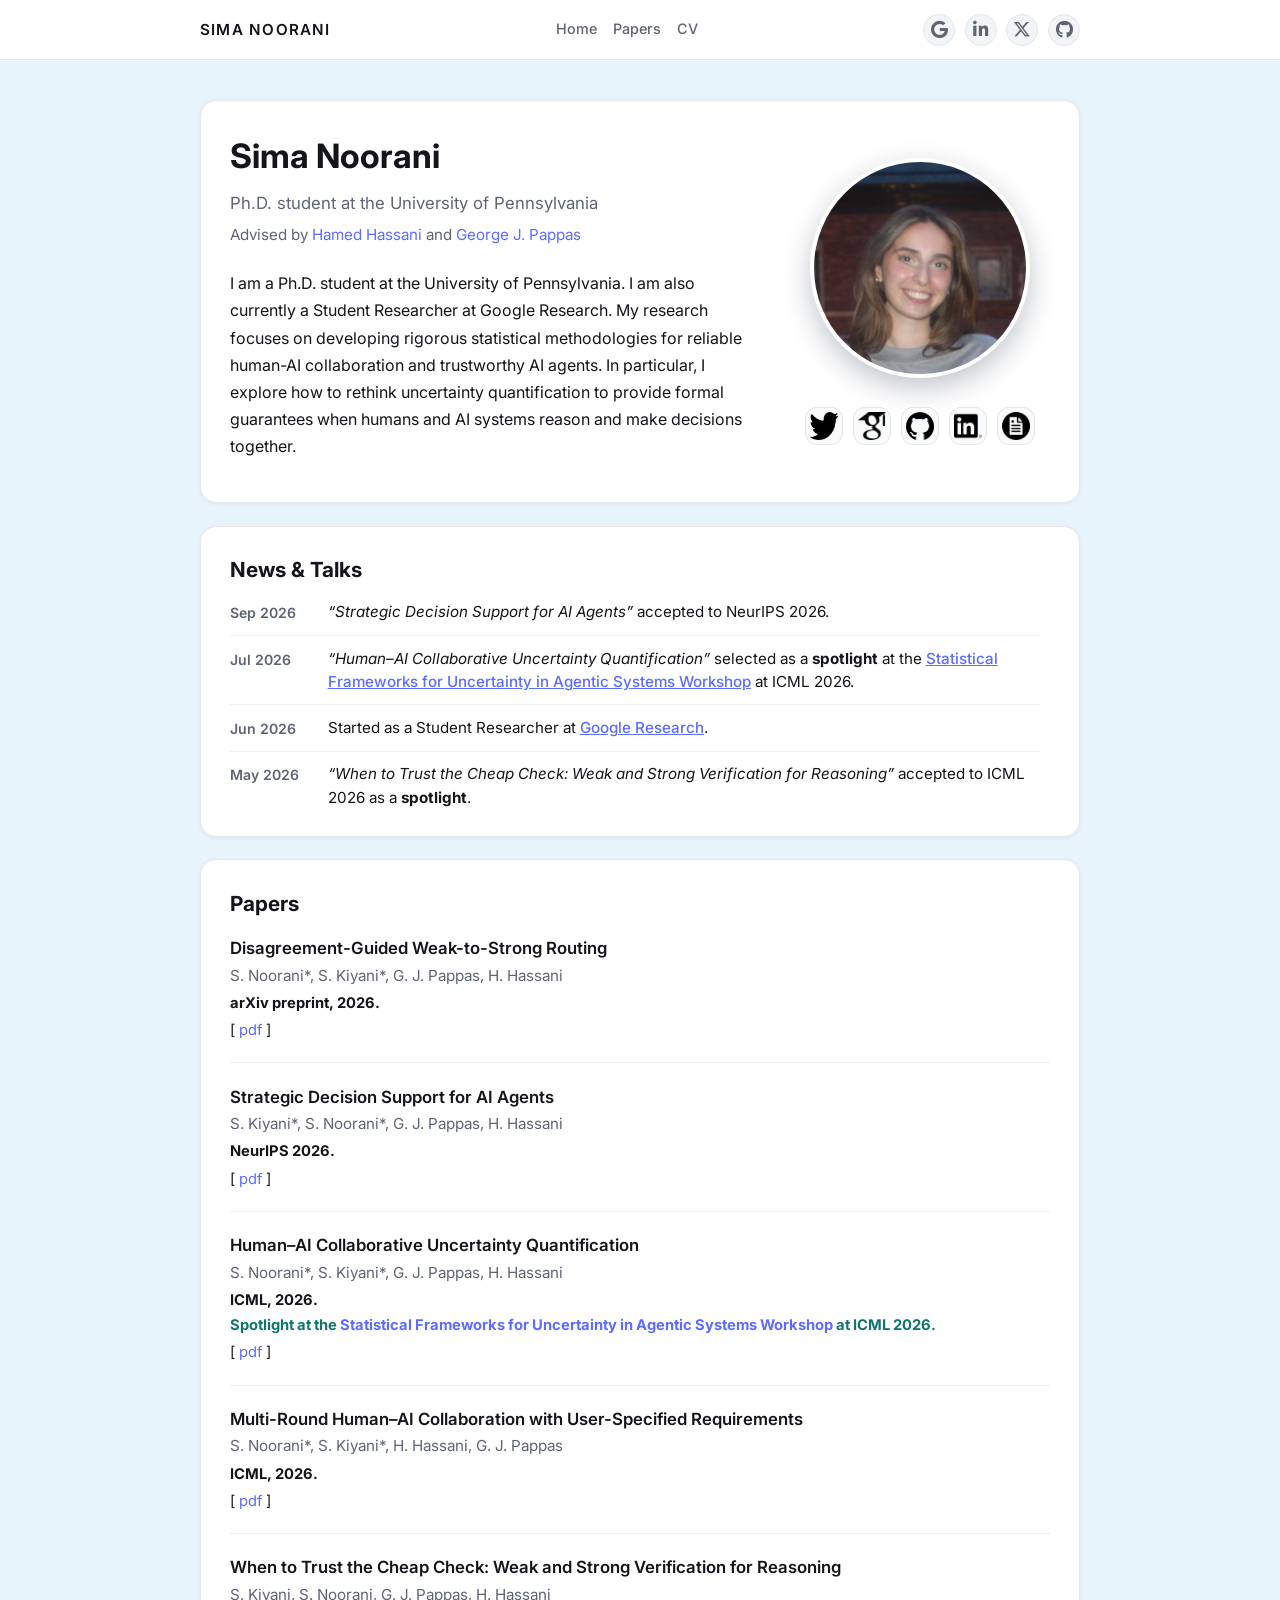
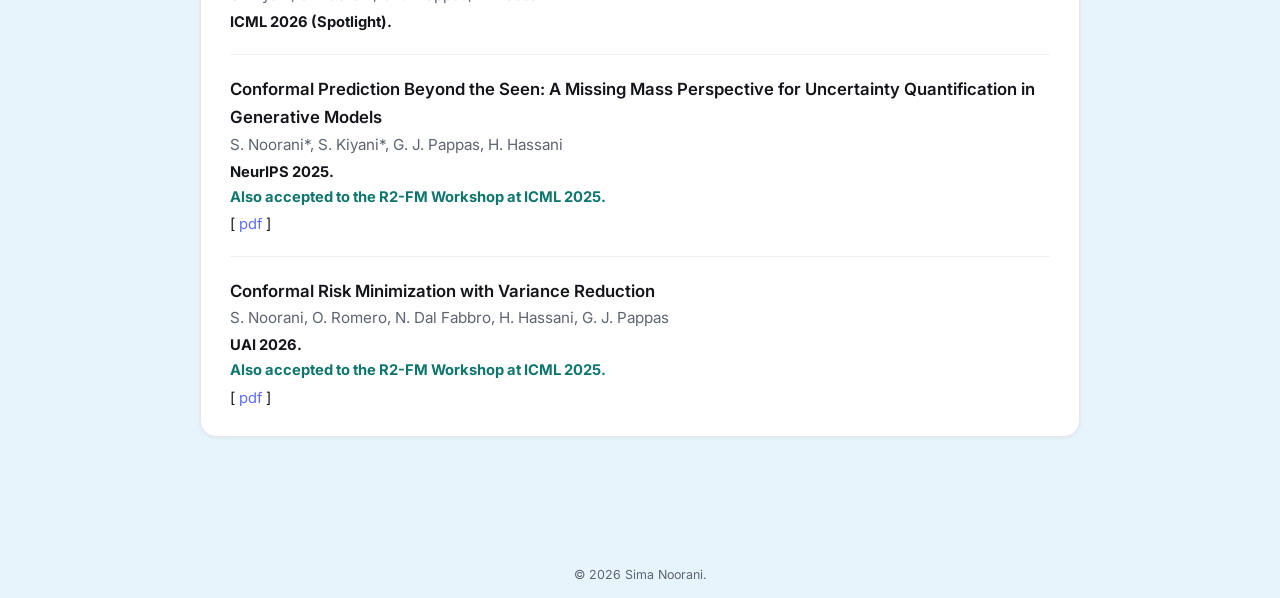
<file: index.html>
<!DOCTYPE html>
<html lang="en">
<head>
<meta name="google-site-verification" content="t_EoOr1tFSF39oSgZmfVTZ5byvdVg9xthSJynylYc_w" />
<meta charset="UTF-8" />
<title>Sima Noorani – AI/ML PhD Student</title>
<meta name="viewport" content="width=device-width, initial-scale=1" />
<meta name="description" content="Personal website of Sima Noorani, PhD student in AI/ML at the University of Pennsylvania." />

<link rel="stylesheet" href="styles.css" />

<!-- fonts & icons -->
<link rel="preconnect" href="https://fonts.googleapis.com" />
<link rel="preconnect" href="https://fonts.gstatic.com" crossorigin />
<link href="https://fonts.googleapis.com/css2?family=Inter:wght@300;400;500;600;700&display=swap" rel="stylesheet" />
<link
  rel="stylesheet"
  href="https://cdnjs.cloudflare.com/ajax/libs/font-awesome/6.5.1/css/all.min.css"
  integrity="sha512-DTOQO9RWCH3ppGqcWaEA1BIZOC6xxalwEsw9c2QQeAIftl+Vegovlnee1c9QX4TctnWMn13Z5fgx5w4nXW/5xg=="
  crossorigin="anonymous"
  referrerpolicy="no-referrer"
/>
</head>

<body>
<header class="site-header">
  <div class="container header-inner">
    <div class="site-name">Sima Noorani</div>

    <nav class="main-nav">
      <a href="index.html">Home</a>
      <a href="papers/">Papers</a>
      <a href="files/cv.pdf" target="_blank" rel="noopener">CV</a>
    </nav>

    <div class="social">
      <!-- TODO: put your real links below -->
      <a href="https://scholar.google.com/" target="_blank" rel="noopener" aria-label="Google Scholar">
        <i class="fa-brands fa-google"></i>
      </a>
      <a href="https://www.linkedin.com/" target="_blank" rel="noopener" aria-label="LinkedIn">
        <i class="fa-brands fa-linkedin-in"></i>
      </a>
      <a href="https://twitter.com/" target="_blank" rel="noopener" aria-label="Twitter / X">
        <i class="fa-brands fa-x-twitter"></i>
      </a>
      <a href="https://github.com/nooranisima" target="_blank" rel="noopener" aria-label="GitHub">
        <i class="fa-brands fa-github"></i>
      </a>
    </div>
  </div>
</header>

<main>
  <div class="container page-panel">

    <div class="hero">
      <div class="hero-layout">

        <!-- LEFT: text / bio -->
        <div class="hero-text">
          <h1>Sima Noorani</h1>

          <div class="subtitle">
            Ph.D. student at the University of Pennsylvania
          </div>

          <div class="advisors">
            Advised by
            <a href="https://www.seas.upenn.edu/~hassani/" target="_blank" rel="noopener">Hamed Hassani</a>
            and
            <a href="https://www.georgejpappas.org/" target="_blank" rel="noopener">George J. Pappas</a>
          </div>

          <p class="bio">
            I am a Ph.D. student at the University of Pennsylvania. I am also currently a Student Researcher at Google Research. 
            My research focuses on developing rigorous statistical methodologies for reliable human-AI collaboration and trustworthy AI agents.
            In particular, I explore how to rethink uncertainty quantification to provide formal guarantees when humans and AI systems reason and make decisions together.
          </p>
        </div>

        <!-- RIGHT: photo + icon links -->
        <div class="hero-photo-column">
          <!-- make sure img/sima.jpg exists and is your actual headshot -->
          <img src="img/photo.jpg" alt="Portrait of Sima Noorani" class="hero-photo" />

          <div class="hero-links">
            <!-- Twitter -->
            <a href="https://twitter.com/NooraniSimaa" target="_blank" rel="noopener" aria-label="Twitter / X">
              <img src="img/icons/twitter-black.png" alt="Twitter icon" />
            </a>

            <!-- Google Scholar -->
            <a href="https://scholar.google.com/citations?hl=en&user=eRwGoqEAAAAJ" target="_blank" rel="noopener" aria-label="Google Scholar">
              <img src="img/icons/scholar-black.png" alt="Google Scholar icon" />
            </a>

            <!-- GitHub -->
            <a href="https://github.com/nooranisima" target="_blank" rel="noopener" aria-label="GitHub">
              <img src="img/icons/github-black.png" alt="GitHub icon" />
            </a>

            <!-- LinkedIn -->
            <a href="https://www.linkedin.com/in/sima-noorani-467480182/" target="_blank" rel="noopener" aria-label="LinkedIn">
              <img src="img/icons/linkedin-black.png" alt="LinkedIn icon" />
            </a>

            <!-- CV -->
            <a href="files/cv.pdf" target="_blank" rel="noopener" aria-label="CV" class="cv-pill">
              <img src="img/icons/pdf-black.png" alt="CV icon" />
            </a>
          </div>
        </div>

      </div>
    </div>

    <!-- NEWS & TALKS (newest first, scrollable box) -->
    <section class="home-news">
      <h2>News &amp; Talks</h2>

      <ul class="news-list">

        <li class="news-item">
          <span class="news-date">Sep 2026</span>
          <span class="news-text">
            <em>“Strategic Decision Support for AI Agents”</em> accepted to NeurIPS 2026.
          </span>
        </li>

        <li class="news-item">
          <span class="news-date">Jul 2026</span>
          <span class="news-text">
            <em>“Human–AI Collaborative Uncertainty Quantification”</em> selected as a
            <strong>spotlight</strong> at the
            <a href="https://agentic-uncertainty-icml2026.github.io/" target="_blank" rel="noopener">Statistical Frameworks for Uncertainty in Agentic Systems Workshop</a>
            at ICML 2026.
          </span>
        </li>
        <li class="news-item">
          <span class="news-date">Jun 2026</span>
          <span class="news-text">
            Started as a Student Researcher at
            <a href="https://research.google/" target="_blank" rel="noopener">Google Research</a>.
          </span>
        </li>

        <li class="news-item">
          <span class="news-date">May 2026</span>
          <span class="news-text">
            <em>“When to Trust the Cheap Check: Weak and Strong Verification for Reasoning”</em> accepted to
            ICML 2026 as a <strong>spotlight</strong>.
          </span>
        </li>

        <li class="news-item">
          <span class="news-date">Nov 2025</span>
          <span class="news-text">
            <em>Here are my slides on "Uncertainty Quantification for Generative &amp; Collaborative AI"</em> presented at Max Planck Institute for Software Systems.
            <a href="files/slides/cpq-hai-max-planck-nov-2025.pdf" target="_blank" rel="noopener">slides</a>
          </span>
        </li>

        <li class="news-item">
          <span class="news-date">Nov 2025</span>
          <span class="news-text">
            Here are my slides on <em>“Human–AI Collaborative Uncertainty Quantification”</em> presented at the
            Berkeley ANSR Reading Group.
            <a href="files/slides/hai-berkeley-ansr-nov-2025.pdf" target="_blank" rel="noopener">slides</a>
          </span>
        </li>

        <li class="news-item">
          <span class="news-date">Oct 2025</span>
          <span class="news-text">
            <em>“Conformal Prediction Beyond the Seen”</em> accepted to
            NeurIPS 2025.
            <a href="https://neurips.cc/virtual/2025/loc/san-diego/poster/118606"
               target="_blank" rel="noopener">SlidesLive</a>
          </span>
        </li>

        <!-- To add a new talk/news item, copy-paste one <li> and edit the date/text/slide link.
             Put the newest items at the top. -->

      </ul>
    </section>

    <!-- PAPERS (newest first, no scrolling) -->
    <section class="home-papers">
      <h2>Papers</h2>

      <div class="papers-list">

        
        <!-- ===== Disagreement-Guided Weak-to-Strong Routing ===== -->
        <div class="paper-item">
          <div class="paper-text">
            <div class="paper-title">
              Disagreement-Guided Weak-to-Strong Routing
            </div>
            <div class="paper-authors">
              <span class="me">S. Noorani*</span>, S. Kiyani*, G. J. Pappas, H. Hassani
            </div>
            <div class="paper-conf">
              arXiv preprint, 2026.
            </div>
            <div class="paper-links-line">
              <span class="paper-links">
                [<a href="https://arxiv.org/pdf/2610.22245" target="_blank" rel="noopener">pdf</a>]
              </span>
            </div>
          </div>
        </div>


        <!-- ===== Strategic Decision Support for AI Agents ===== -->
        <div class="paper-item">
          <div class="paper-text">
            <div class="paper-title">
              Strategic Decision Support for AI Agents
            </div>
            <div class="paper-authors">
              S. Kiyani*, <span class="me">S. Noorani</span>*, G. J. Pappas, H. Hassani
            </div>
            <div class="paper-conf">
              NeurIPS 2026.
            </div>
            <!-- If it was also at a workshop, uncomment and edit:
            <div class="paper-workshop">
              Workshop name here.
            </div>
            -->
            <div class="paper-links-line">
              <span class="paper-links">
                [<a href="https://arxiv.org/pdf/2606.12587" target="_blank" rel="noopener">pdf</a>]
              </span>
            </div>
          </div>
        </div>

        <!-- ===== Human–AI Collaborative UQ ===== -->
        <div class="paper-item">
          <div class="paper-text">
            <div class="paper-title">
              Human–AI Collaborative Uncertainty Quantification
            </div>
            <div class="paper-authors">
              <span class="me">S. Noorani</span>*, S. Kiyani*, G. J. Pappas, H. Hassani
            </div>
            <div class="paper-conf">
              ICML, 2026.
            </div>
            <div class="paper-workshop">
              Spotlight at the
              <a href="https://agentic-uncertainty-icml2026.github.io/" target="_blank" rel="noopener">Statistical Frameworks for Uncertainty in Agentic Systems Workshop</a>
              at ICML 2026.
            </div>
            <div class="paper-links-line">
              <span class="paper-links">
                [<a href="https://www.arxiv.org/pdf/2510.23476.pdf" target="_blank" rel="noopener">pdf</a>]
              </span>
            </div>
          </div>
        </div>
        <!-- ===== Multi-Round Human–AI Collaboration ===== -->
        <div class="paper-item">
          <div class="paper-text">
            <div class="paper-title">
              Multi-Round Human–AI Collaboration with User-Specified Requirements
            </div>
            <div class="paper-authors">
              <span class="me">S. Noorani</span>*, S. Kiyani*, H. Hassani, G. J. Pappas
            </div>
            <div class="paper-conf">
              ICML, 2026.
            </div>
            <!-- If it was also at a workshop, uncomment and edit the next 3 lines:
            <div class="paper-workshop">
              Workshop name here at ICML 2026.
            </div>
            -->
            <div class="paper-links-line">
              <span class="paper-links">
                [<a href="https://arxiv.org/pdf/2602.17646" target="_blank" rel="noopener">pdf</a>]
              </span>
            </div>
          </div>
        </div>

        <!-- ===== When to Trust the Cheap Check ===== -->
        <div class="paper-item">
          <div class="paper-text">
            <div class="paper-title">
              When to Trust the Cheap Check: Weak and Strong Verification for Reasoning
            </div>
            <div class="paper-authors">
              S. Kiyani, <span class="me">S. Noorani</span>, G. J. Pappas, H. Hassani
            </div>
            <div class="paper-conf">
              ICML 2026 (Spotlight).
            </div>
            <!-- Add a pdf link here once you have one:
            <div class="paper-links-line">
              <span class="paper-links">[<a href="LINK" target="_blank" rel="noopener">pdf</a>]</span>
            </div>
            -->
          </div>
        </div>

        <!-- ===== Conformal Prediction Beyond the Seen ===== -->
        <div class="paper-item">
          <div class="paper-text">
            <div class="paper-title">
              Conformal Prediction Beyond the Seen: A Missing Mass Perspective for Uncertainty Quantification in Generative Models
            </div>
            <div class="paper-authors">
              <span class="me">S. Noorani</span>*, S. Kiyani*, G. J. Pappas, H. Hassani
            </div>
            <div class="paper-conf">
              NeurIPS 2025.
            </div>
            <div class="paper-workshop">
              Also accepted to the R2-FM Workshop at ICML 2025.
            </div>
            <div class="paper-links-line">
              <span class="paper-links">
                [<a href="https://arxiv.org/pdf/2506.05497.pdf" target="_blank" rel="noopener">pdf</a>]
              </span>
            </div>
          </div>
        </div>

        <!-- ===== Conformal Risk Minimization with Variance Reduction ===== -->
        <div class="paper-item">
          <div class="paper-text">
            <div class="paper-title">
              Conformal Risk Minimization with Variance Reduction
            </div>
            <div class="paper-authors">
              <span class="me">S. Noorani</span>, O. Romero, N. Dal Fabbro, H. Hassani, G. J. Pappas
            </div>
            <div class="paper-conf">
              UAI 2026.
            </div>
            <div class="paper-workshop">
              Also accepted to the R2-FM Workshop at ICML 2025.
            </div>
            <div class="paper-links-line">
              <span class="paper-links">
                [<a href="https://arxiv.org/pdf/2411.01696.pdf" target="_blank" rel="noopener">pdf</a>]
              </span>
            </div>
          </div>
        </div>

      </div>
    </section>

  </div>
</main>

<footer>
  &copy; <span id="year"></span> Sima Noorani.
</footer>

<script>
  document.getElementById("year").textContent = new Date().getFullYear();
</script>
</body>
</html>
</file>
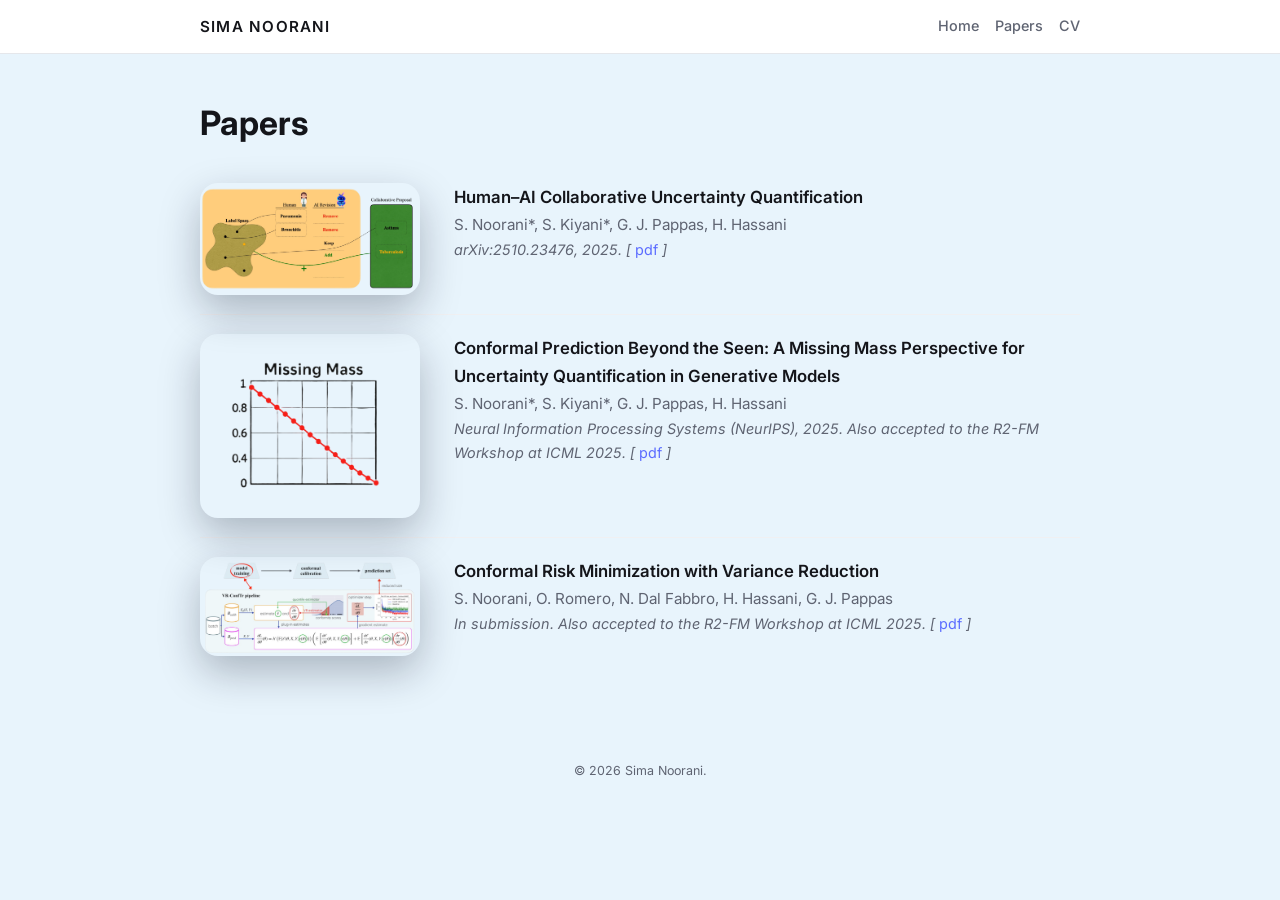
<file: papers/index.html>
<!DOCTYPE html>
<html lang="en">
<head>
  <meta charset="UTF-8" />
  <title>Papers – Sima Noorani</title>
  <meta name="viewport" content="width=device-width, initial-scale=1" />
  <link rel="stylesheet" href="../styles.css" />

  <link rel="preconnect" href="https://fonts.googleapis.com" />
  <link rel="preconnect" href="https://fonts.gstatic.com" crossorigin />
  <link href="https://fonts.googleapis.com/css2?family=Inter:wght@300;400;500;600;700&display=swap" rel="stylesheet" />
</head>
<body>
  <header class="site-header">
    <div class="container header-inner">
      <div class="site-name">Sima Noorani</div>
      <nav class="main-nav">
        <a href="../index.html">Home</a>
        <a href="./">Papers</a>
        <a href="../files/cv.pdf" target="_blank" rel="noopener">CV</a>
      </nav>
    </div>
  </header>

  <main>
    <div class="container page-panel papers-wrapper">
      <div class="papers-intro">
        <h1>Papers</h1>
      </div>

      <div class="papers-list">

        <div class="paper-item">
            <div class="paper-figure">
              <img src="../img/paper-icons/hai.png" alt="Illustration for Human–AI Collaborative Uncertainty Quantification" />
            </div>
            <div class="paper-text">
              <div class="paper-title">
                Human–AI Collaborative Uncertainty Quantification
              </div>
              <div class="paper-authors">
                <span class="me">S. Noorani</span>*, S. Kiyani*, G. J. Pappas, H. Hassani
              </div>
              <div class="paper-venue">
                arXiv:2510.23476, 2025.
                <span class="paper-links">
                  [<a href="https://www.arxiv.org/pdf/2510.23476.pdf" target="_blank" rel="noopener">pdf</a>]
                </span>
              </div>
            </div>
          </div>
          

          <div class="paper-item">
            <div class="paper-figure">
              <img src="../img/paper-icons/cpq.png" alt="Illustration for CPQ missing-mass paper" />
            </div>
            <div class="paper-text">
              <div class="paper-title">
                Conformal Prediction Beyond the Seen: A Missing Mass Perspective for Uncertainty Quantification in Generative Models
              </div>
              <div class="paper-authors">
                <span class="me">S. Noorani</span>*, S. Kiyani*, G. J. Pappas, H. Hassani
              </div>
              <div class="paper-venue">
                Neural Information Processing Systems (NeurIPS), 2025.
                Also accepted to the R2-FM Workshop at ICML 2025.
                <span class="paper-links">
                  [<a href="https://arxiv.org/pdf/2506.05497.pdf" target="_blank" rel="noopener">pdf</a>]
                </span>
              </div>
            </div>
          </div>
          

          <div class="paper-item">
            <div class="paper-figure">
              <img src="../img/paper-icons/crm.png" alt="Illustration for Conformal Risk Minimization with Variance Reduction" />
            </div>
            <div class="paper-text">
              <div class="paper-title">
                Conformal Risk Minimization with Variance Reduction
              </div>
              <div class="paper-authors">
                <span class="me">S. Noorani</span>, O. Romero, N. Dal Fabbro, H. Hassani, G. J. Pappas
              </div>
              <div class="paper-venue">
                In submission. Also accepted to the R2-FM Workshop at ICML 2025.
                <span class="paper-links">
                  [<a href="https://arxiv.org/pdf/2411.01696.pdf" target="_blank" rel="noopener">pdf</a>]
                </span>
              </div>
            </div>
          </div>
          

      </div>
    </div>
  </main>

  <footer>
    &copy; <span id="year"></span> Sima Noorani.
  </footer>

  <script>
    document.getElementById("year").textContent = new Date().getFullYear();
  </script>
</body>
</html>
</file>
<file: styles.css>
:root {
  --accent: #5b6cff;
  --text-main: #14151a;
  --text-muted: #5f6472;
  --border: #e5e7eb;
  --workshop: #0f766e;
  --max-width: 880px;
  --page-bg: #e8f4fc;
}

* {
  box-sizing: border-box;
}

html {
  scroll-behavior: smooth;
}

body {
  margin: 0;
  font-family: "Inter", system-ui, -apple-system, BlinkMacSystemFont, "Segoe UI", sans-serif;
  color: var(--text-main);
  line-height: 1.7;
  min-height: 100vh;
  background: var(--page-bg);
}

a {
  color: var(--accent);
  text-decoration: none;
}

a:hover {
  text-decoration: underline;
}

/* ---------- Layout ---------- */

.container {
  max-width: var(--max-width);
  margin: 0 auto;
  padding: 0 1.5rem;
}

.page-panel {
  background: transparent;
  border: none;
  box-shadow: none;
  padding: 0.5rem 0 2rem;
}

@media (max-width: 640px) {
  .page-panel {
    padding: 0.5rem 0 1.5rem;
  }
}

/* ---------- Header / nav ---------- */

.site-header {
  position: sticky;
  top: 0;
  z-index: 10;
  background: #ffffff;
  border-bottom: 1px solid var(--border);
}

.header-inner {
  display: flex;
  align-items: center;
  justify-content: space-between;
  gap: 1rem;
  padding: 0.85rem 0;
  flex-wrap: wrap;
}

.site-name {
  font-weight: 600;
  letter-spacing: 0.08em;
  font-size: 0.95rem;
  text-transform: uppercase;
}

.main-nav {
  display: flex;
  gap: 1rem;
  font-size: 0.9rem;
  align-items: center;
  flex-wrap: wrap;
}

.main-nav a {
  color: var(--text-muted);
  font-weight: 500;
}

.main-nav a:hover {
  color: var(--text-main);
  text-decoration: none;
}

.social {
  display: flex;
  gap: 0.6rem;
  font-size: 1.1rem;
}

.social a {
  width: 2rem;
  height: 2rem;
  border-radius: 999px;
  display: inline-flex;
  align-items: center;
  justify-content: center;
  background: #f3f4f6;
  border: 1px solid var(--border);
  color: var(--text-muted);
}

.social a:hover {
  background: var(--accent);
  color: #fff;
  text-decoration: none;
}

/* ---------- Main ---------- */

main {
  padding: 2rem 0 3rem;
}

/* ---------- Boxes (hero, news, papers) ---------- */

.hero,
.home-news,
.home-papers {
  background: #ffffff;
  border: 1px solid var(--border);
  border-radius: 16px;
  box-shadow: 0 1px 4px rgba(15, 23, 42, 0.06);
  padding: 1.6rem 1.8rem;
  margin: 0 0 1.4rem 0;
  text-align: left;
}

@media (max-width: 640px) {
  .hero,
  .home-news,
  .home-papers {
    padding: 1.3rem 1.2rem;
  }
}

/* ---------- Hero ---------- */

.hero-layout {
  display: flex;
  align-items: center;
  gap: 2.4rem;
  flex-wrap: wrap;
}

.hero-text {
  flex: 1 1 260px;
}

.hero-photo-column {
  flex: 0 0 260px;
  text-align: center;
}

.hero-photo {
  width: 220px;
  height: 220px;
  border-radius: 50%;
  object-fit: cover;
  border: 4px solid #ffffff;
  box-shadow: 0 10px 28px rgba(15, 23, 42, 0.25);
  background: #ddd;
  margin-bottom: 1.2rem;
}

h1 {
  margin: 0;
  font-size: 2.1rem;
}

.subtitle {
  margin-top: 0.3rem;
  font-size: 1.05rem;
  color: var(--text-muted);
}

.advisors {
  margin-top: 0.3rem;
  font-size: 0.95rem;
  color: var(--text-muted);
}

.advisors a {
  color: var(--accent);
}

.bio {
  margin-top: 1.4rem;
  font-size: 1rem;
  text-align: left;
  max-width: 640px;
}

/* icon row under the photo */

.hero-links {
  display: flex;
  justify-content: center;
  gap: 0.6rem;
  margin-top: 0.1rem;
}

.hero-links img {
  width: 28px;
  height: 28px;
  display: block;
}

.hero-links a {
  width: 2.4rem;
  height: 2.4rem;
  border-radius: 0.75rem;
  display: inline-flex;
  align-items: center;
  justify-content: center;
  border: 1px solid rgba(0, 0, 0, 0.08);
  background: rgba(249, 250, 251, 0.96);
  color: #4b5563;
  font-size: 1.15rem;
}

.hero-links a.cv-pill {
  font-size: 0.9rem;
  font-weight: 600;
  letter-spacing: 0.04em;
  text-transform: uppercase;
}

.hero-links a:hover {
  background: var(--accent);
  color: #fff;
}

@media (max-width: 700px) {
  .hero-layout {
    flex-direction: column-reverse;
    text-align: center;
  }
  .hero-text {
    text-align: center;
  }
  .bio {
    text-align: left;
    margin-left: auto;
    margin-right: auto;
  }
}

/* ---------- News & Talks (short box, scrolls) ---------- */

.home-news h2,
.home-papers h2 {
  font-size: 1.3rem;
  margin: 0 0 0.8rem 0;
}

.news-list {
  list-style: none;
  margin: 0;
  padding: 0 0.6rem 0 0;
  max-height: 210px;      /* change this number to make the box taller/shorter */
  overflow-y: auto;
  scrollbar-width: thin;
}

.news-item {
  display: flex;
  gap: 1rem;
  align-items: flex-start;
  padding: 0.65rem 0;
  border-bottom: 1px solid #f0f0f2;
}

.news-item:first-child {
  padding-top: 0;
}

.news-item:last-child {
  border-bottom: none;
}

.news-date {
  flex: 0 0 82px;
  font-size: 0.88rem;
  font-weight: 600;
  color: var(--text-muted);
  white-space: nowrap;
  padding-top: 0.05rem;
}

.news-text {
  flex: 1;
  font-size: 0.95rem;
  line-height: 1.55;
}

/* links in News & Talks */
.home-news .news-text a {
  color: var(--accent);
  text-decoration: underline;
  font-weight: 500;
}

.home-news .news-text a:hover {
  opacity: 0.8;
}

/* ---------- Papers (no scrolling, box grows) ---------- */

.papers-wrapper {
  padding-top: 0.5rem;
}

.papers-intro {
  margin-bottom: 2rem;
}

.papers-list {
  margin-top: 0.4rem;
}

.paper-item {
  display: flex;
  gap: 1.1rem;
  align-items: flex-start;
}

.paper-item + .paper-item {
  margin-top: 1.2rem;
  padding-top: 1.2rem;
  border-top: 1px solid #f0f0f2;
}

.paper-figure {
  flex: 0 0 220px;
  margin-right: 1rem;
}

.paper-figure img {
  width: 100%;
  max-width: 260px;
  border-radius: 18px;
  display: block;
  box-shadow: 0 16px 40px rgba(15, 23, 42, 0.28);
}

@media (max-width: 700px) {
  .paper-item {
    flex-direction: column;
  }
  .paper-figure {
    margin-right: 0;
    margin-bottom: 0.75rem;
    align-self: center;
  }
}

.paper-thumb {
  width: 80px;
  height: 80px;
  border-radius: 14px;
  object-fit: cover;
  flex-shrink: 0;
  background: #ddd;
  box-shadow: 0 8px 18px rgba(15, 23, 42, 0.18);
}

.paper-text {
  flex: 1;
}

.paper-title {
  font-weight: 600;
  font-size: 1.05rem;
}

.paper-authors {
  font-size: 0.95rem;
  color: var(--text-muted);
}

/* my name: plain, no highlight */
.paper-authors .me {
  font-weight: inherit;
  color: inherit;
}

/* conference line: bold */
.paper-conf {
  font-size: 0.92rem;
  font-weight: 700;
  color: var(--text-main);
  margin-top: 0.15rem;
}

/* workshop line: bold, different color */
.paper-workshop {
  font-size: 0.92rem;
  font-weight: 700;
  color: var(--workshop);
}

.paper-venue {
  font-size: 0.9rem;
  font-style: italic;
  color: var(--text-muted);
}

.paper-links-line {
  margin-top: 0.15rem;
  font-size: 0.92rem;
}

.paper-links a {
  color: var(--accent);
  font-style: normal;
  margin-left: 0.25rem;
  margin-right: 0.25rem;
}

.paper-links a:hover {
  text-decoration: underline;
}

@media (max-width: 600px) {
  .paper-item {
    flex-direction: row;
  }
}

/* ---------- Footer ---------- */

footer {
  text-align: center;
  font-size: 0.78rem;
  color: var(--text-muted);
  padding: 1.5rem 0 0.8rem;
}
</file>
